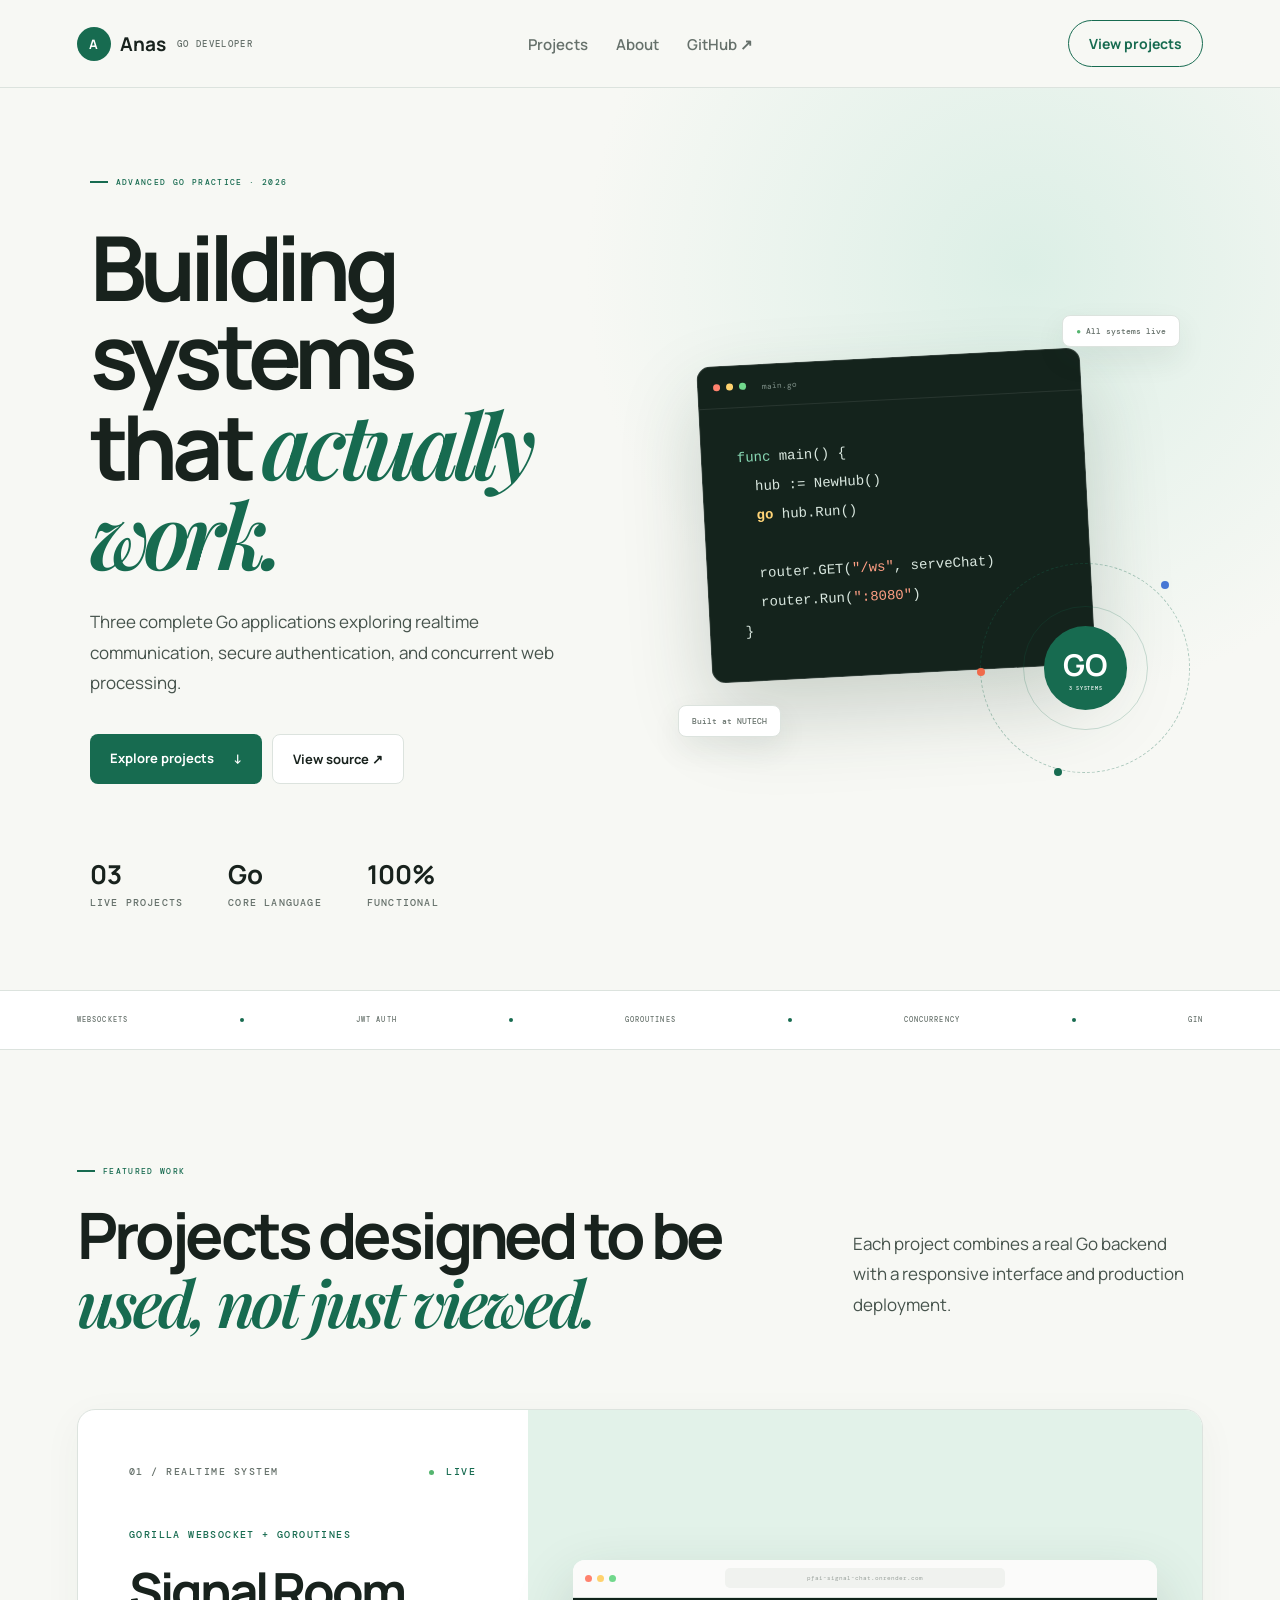
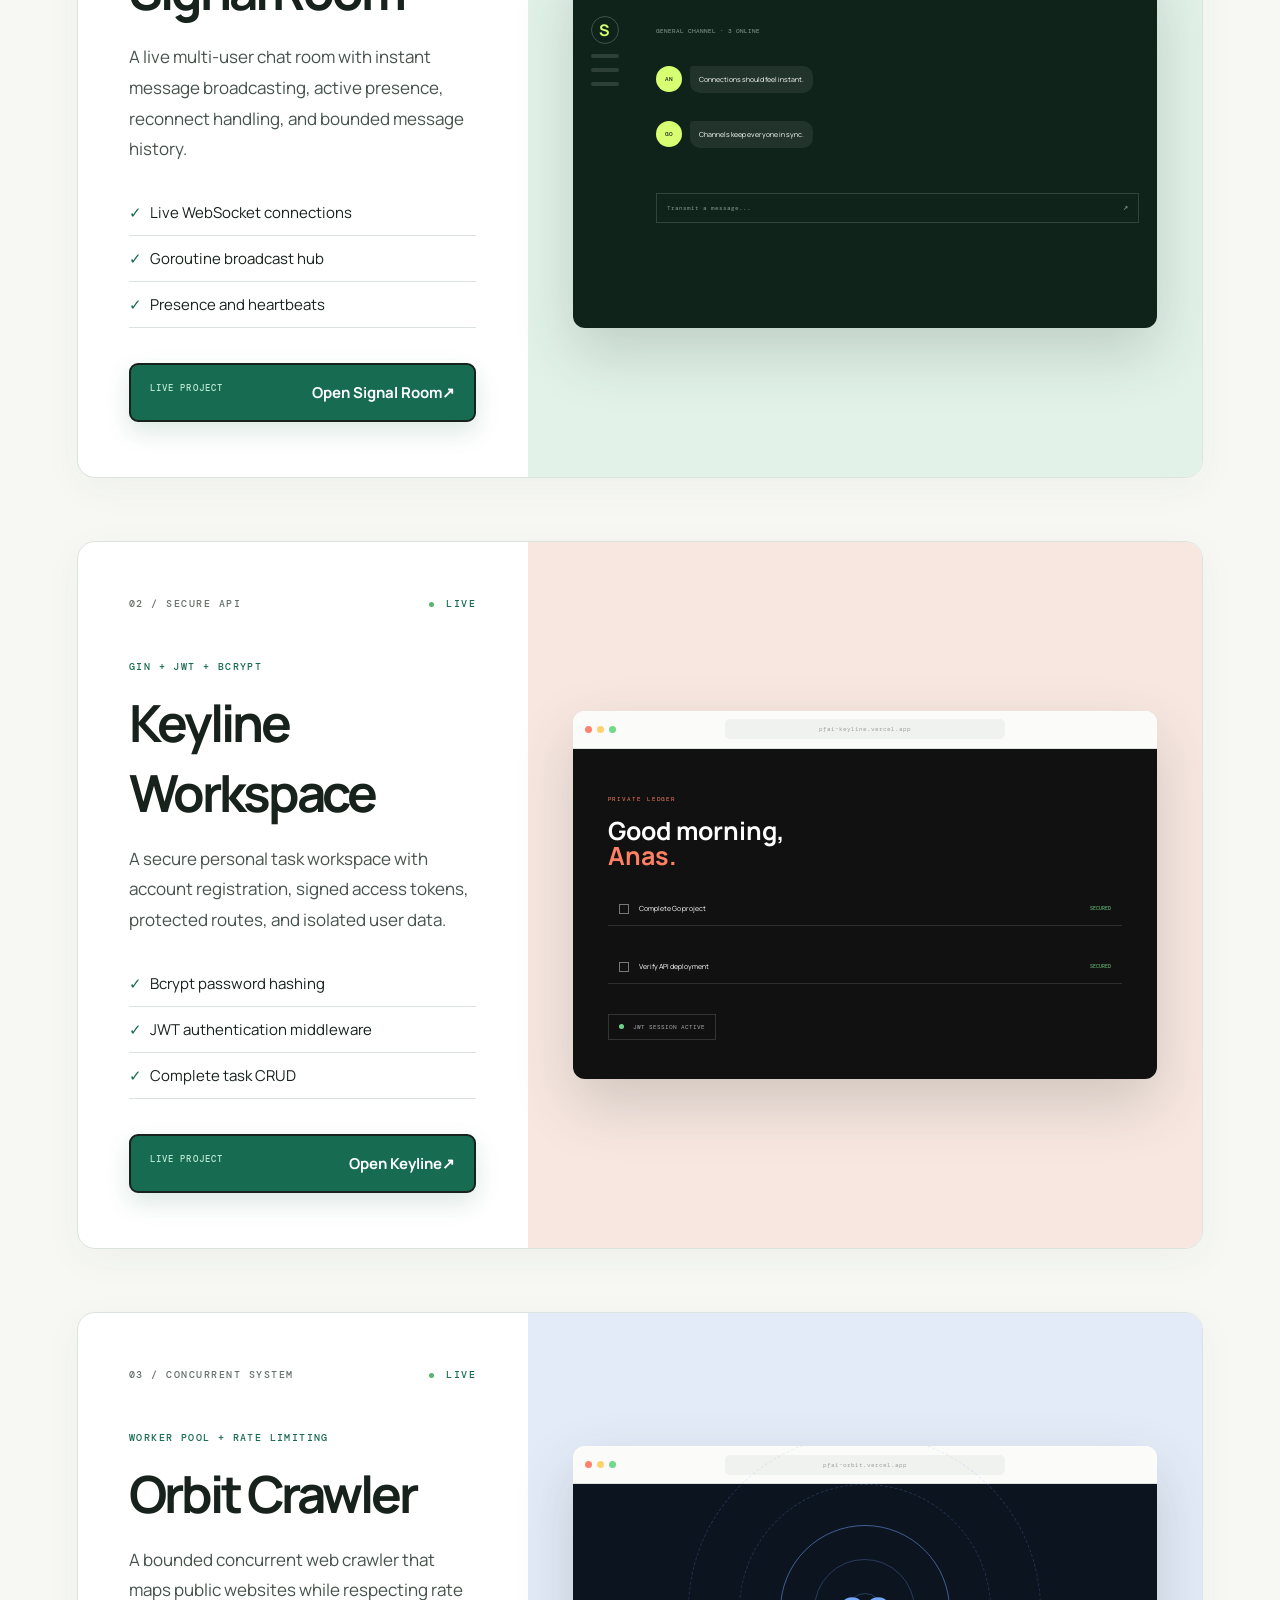
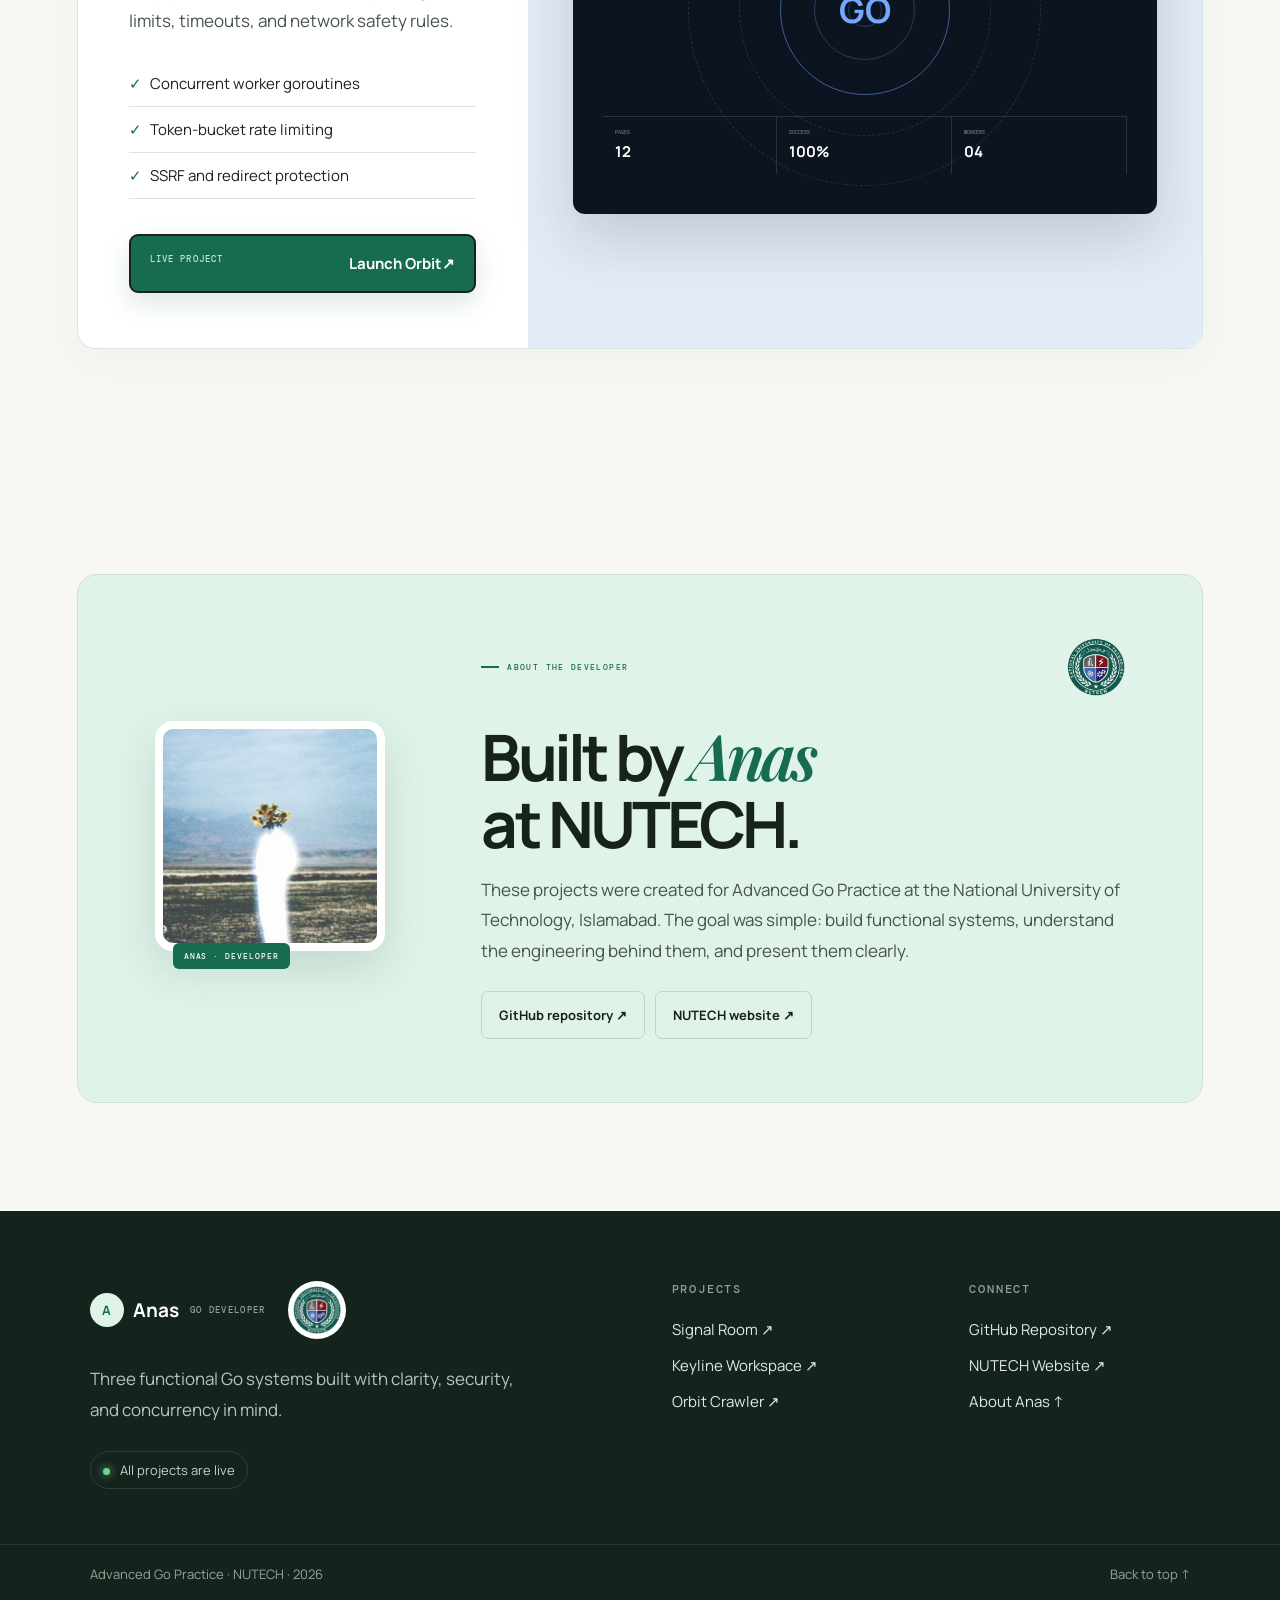
<file: docs/index.html>
<!doctype html>
<html lang="en">
<head>
  <meta charset="UTF-8">
  <meta name="viewport" content="width=device-width, initial-scale=1">
  <meta name="theme-color" content="#f7f8f4">
  <meta name="description" content="Anas presents three functional Advanced Go projects built at NUTECH.">
  <meta property="og:title" content="Anas | Advanced Go Projects">
  <meta property="og:description" content="Realtime chat, secure JWT APIs, and concurrent web crawling built with Go.">
  <title>Anas | Advanced Go Projects</title>
  <link rel="icon" href="favicon.svg" type="image/svg+xml">
  <link rel="preconnect" href="https://fonts.googleapis.com">
  <link rel="preconnect" href="https://fonts.gstatic.com" crossorigin>
  <link href="https://fonts.googleapis.com/css2?family=DM+Mono:wght@400;500&family=Manrope:wght@400;500;600;700&family=Playfair+Display:ital,wght@1,600&display=swap" rel="stylesheet">
  <link rel="stylesheet" href="style.css">
  <link rel="stylesheet" href="polish.css">
</head>
<body>
  <div class="progress"></div>
  <header>
    <a class="brand" href="#top"><span>A</span><strong>Anas</strong><small>GO DEVELOPER</small></a>
    <nav><a href="#projects">Projects</a><a href="#about">About</a><a href="https://github.com/ana-momin/PFAI" target="_blank">GitHub ↗</a></nav>
    <a class="header-cta" href="#projects">View projects</a>
  </header>

  <main id="top">
    <section class="hero">
      <div class="hero-copy reveal">
        <p class="eyebrow"><span></span> ADVANCED GO PRACTICE · 2026</p>
        <h1>Building systems<br>that <em>actually work.</em></h1>
        <p class="hero-text">Three complete Go applications exploring realtime communication, secure authentication, and concurrent web processing.</p>
        <div class="hero-actions"><a class="button primary" href="#projects">Explore projects <span>↓</span></a><a class="button secondary" href="https://github.com/ana-momin/PFAI" target="_blank">View source ↗</a></div>
        <div class="hero-stats"><div><b>03</b><span>Live projects</span></div><div><b>Go</b><span>Core language</span></div><div><b>100%</b><span>Functional</span></div></div>
      </div>
      <div class="hero-visual reveal">
        <div class="code-card">
          <div class="card-bar"><i></i><i></i><i></i><span>main.go</span></div>
          <pre><code><span>func</span> main() {
  hub := NewHub()
  <b>go</b> hub.Run()

  router.GET(<em>"/ws"</em>, serveChat)
  router.Run(<em>":8080"</em>)
}</code></pre>
        </div>
        <div class="orbit"><div>GO<small>3 SYSTEMS</small></div><i></i><i></i><i></i></div>
        <div class="floating-note note-one"><b>●</b> All systems live</div>
        <div class="floating-note note-two">Built at NUTECH</div>
      </div>
    </section>

    <section class="intro-strip">
      <span>WEBSOCKETS</span><i></i><span>JWT AUTH</span><i></i><span>GOROUTINES</span><i></i><span>CONCURRENCY</span><i></i><span>GIN</span>
    </section>

    <section id="projects" class="projects">
      <div class="section-heading reveal"><div><p class="eyebrow"><span></span> FEATURED WORK</p><h2>Projects designed to be<br><em>used, not just viewed.</em></h2></div><p>Each project combines a real Go backend with a responsive interface and production deployment.</p></div>

      <article class="project-card signal reveal">
        <div class="project-content">
          <div class="project-meta"><span>01 / REALTIME SYSTEM</span><b><i></i> LIVE</b></div>
          <p class="project-kicker">GORILLA WEBSOCKET + GOROUTINES</p>
          <h3>Signal Room</h3>
          <p>A live multi-user chat room with instant message broadcasting, active presence, reconnect handling, and bounded message history.</p>
          <ul><li>Live WebSocket connections</li><li>Goroutine broadcast hub</li><li>Presence and heartbeats</li></ul>
          <a class="project-link" data-app="chat" href="https://pfai-signal-chat.onrender.com" target="_blank">Open Signal Room <span>↗</span></a>
        </div>
        <div class="project-preview">
          <div class="browser">
            <div class="browser-bar"><span><i></i><i></i><i></i></span><small>pfai-signal-chat.onrender.com</small></div>
            <div class="signal-ui"><div class="signal-side"><b>S</b><span></span><span></span><span></span></div><div class="signal-chat"><small>GENERAL CHANNEL · 3 ONLINE</small><div><i>AN</i><p>Connections should feel instant.</p></div><div><i>GO</i><p>Channels keep everyone in sync.</p></div><form><span>Transmit a message...</span><b>↗</b></form></div></div>
          </div>
        </div>
      </article>

      <article class="project-card keyline reveal">
        <div class="project-content">
          <div class="project-meta"><span>02 / SECURE API</span><b><i></i> LIVE</b></div>
          <p class="project-kicker">GIN + JWT + BCRYPT</p>
          <h3>Keyline Workspace</h3>
          <p>A secure personal task workspace with account registration, signed access tokens, protected routes, and isolated user data.</p>
          <ul><li>Bcrypt password hashing</li><li>JWT authentication middleware</li><li>Complete task CRUD</li></ul>
          <a class="project-link" data-app="auth" href="https://pfai-keyline.vercel.app" target="_blank">Open Keyline <span>↗</span></a>
        </div>
        <div class="project-preview">
          <div class="browser">
            <div class="browser-bar"><span><i></i><i></i><i></i></span><small>pfai-keyline.vercel.app</small></div>
            <div class="keyline-ui"><div class="keyline-title"><small>PRIVATE LEDGER</small><b>Good morning,<br><em>Anas.</em></b></div><div class="task-row"><i></i><span>Complete Go project</span><b>SECURED</b></div><div class="task-row"><i></i><span>Verify API deployment</span><b>SECURED</b></div><div class="token-pill"><i></i> JWT SESSION ACTIVE</div></div>
          </div>
        </div>
      </article>

      <article class="project-card crawler reveal">
        <div class="project-content">
          <div class="project-meta"><span>03 / CONCURRENT SYSTEM</span><b><i></i> LIVE</b></div>
          <p class="project-kicker">WORKER POOL + RATE LIMITING</p>
          <h3>Orbit Crawler</h3>
          <p>A bounded concurrent web crawler that maps public websites while respecting rate limits, timeouts, and network safety rules.</p>
          <ul><li>Concurrent worker goroutines</li><li>Token-bucket rate limiting</li><li>SSRF and redirect protection</li></ul>
          <a class="project-link" data-app="crawler" href="https://pfai-orbit.vercel.app" target="_blank">Launch Orbit <span>↗</span></a>
        </div>
        <div class="project-preview">
          <div class="browser">
            <div class="browser-bar"><span><i></i><i></i><i></i></span><small>pfai-orbit.vercel.app</small></div>
            <div class="orbit-ui"><div class="radar"><i></i><i></i><b>GO</b></div><div class="metric-row"><span><small>PAGES</small><b>12</b></span><span><small>SUCCESS</small><b>100%</b></span><span><small>WORKERS</small><b>04</b></span></div></div>
          </div>
        </div>
      </article>
    </section>

    <section id="about" class="about">
      <div class="about-card reveal">
        <div class="portrait-wrap"><img src="pfp.jpg" alt="Artistic portrait chosen by Anas"><span>ANAS · DEVELOPER</span></div>
        <div><div class="about-title-row"><p class="eyebrow"><span></span> ABOUT THE DEVELOPER</p><img src="nutech-logo-footer.png" alt="NUTECH university crest"></div><h2>Built by <em>Anas</em><br>at NUTECH.</h2><p>These projects were created for Advanced Go Practice at the National University of Technology, Islamabad. The goal was simple: build functional systems, understand the engineering behind them, and present them clearly.</p><div class="about-links"><a href="https://github.com/ana-momin/PFAI" target="_blank">GitHub repository ↗</a><a href="https://nutech.edu.pk/" target="_blank">NUTECH website ↗</a></div></div>
      </div>
    </section>
  </main>

  <footer>
    <div class="footer-main">
      <div class="footer-intro"><div class="footer-identity"><a class="brand" href="#top"><span>A</span><strong>Anas</strong><small>GO DEVELOPER</small></a><img src="nutech-logo-footer.png" alt="NUTECH university crest"></div><p>Three functional Go systems built with clarity, security, and concurrency in mind.</p><div class="footer-live"><i></i> All projects are live</div></div>
      <div class="footer-column"><b>Projects</b><a data-app="chat" href="https://pfai-signal-chat.onrender.com" target="_blank">Signal Room ↗</a><a data-app="auth" href="https://pfai-keyline.vercel.app" target="_blank">Keyline Workspace ↗</a><a data-app="crawler" href="https://pfai-orbit.vercel.app" target="_blank">Orbit Crawler ↗</a></div>
      <div class="footer-column"><b>Connect</b><a href="https://github.com/ana-momin/PFAI" target="_blank">GitHub Repository ↗</a><a href="https://nutech.edu.pk/" target="_blank">NUTECH Website ↗</a><a href="#about">About Anas ↑</a></div>
    </div>
    <div class="footer-bottom"><span>Advanced Go Practice · NUTECH · 2026</span><a href="#top">Back to top ↑</a></div>
  </footer>
  <script src="app.js"></script>
</body>
</html>
</file>
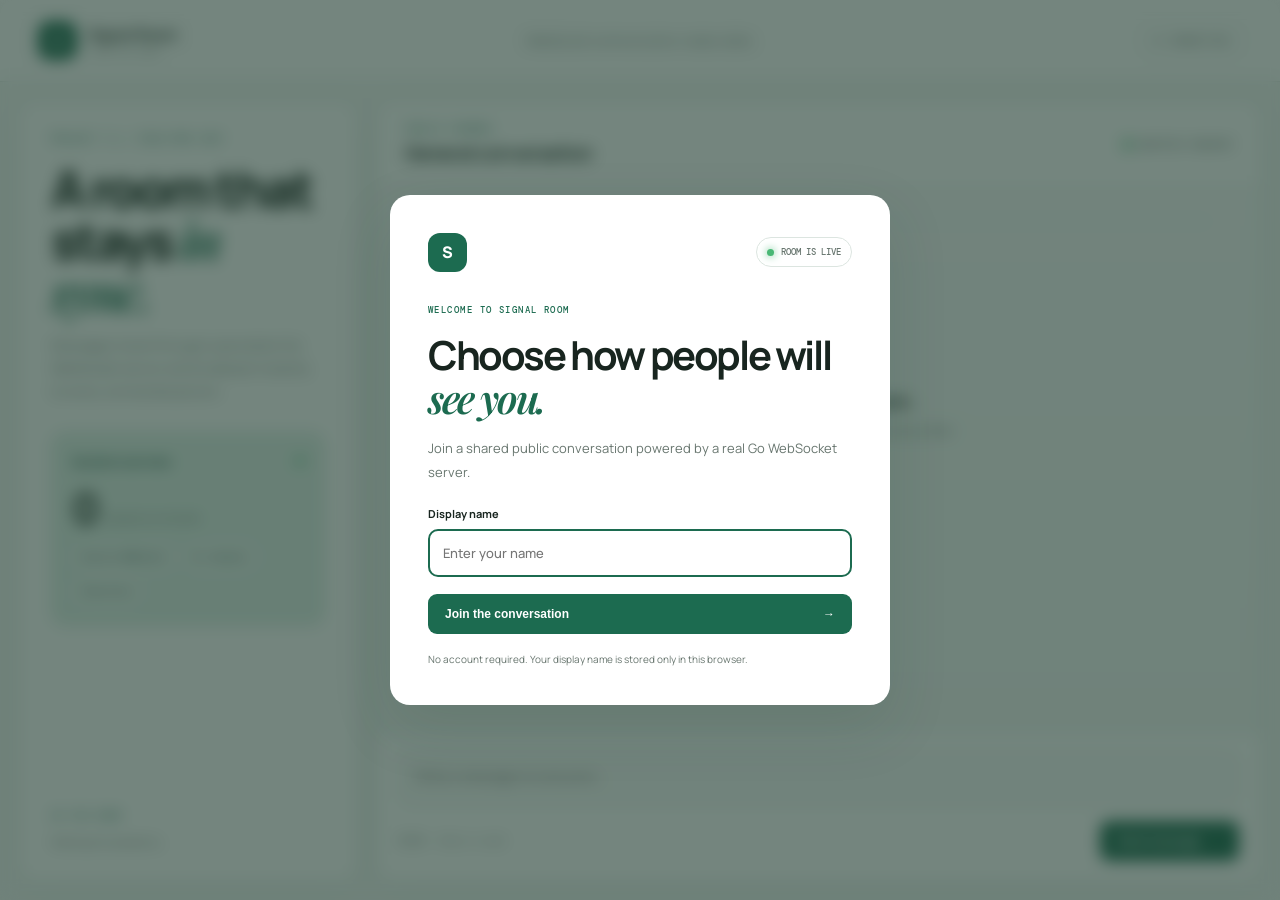
<file: chat/web/index.html>
<!doctype html>
<html lang="en">
<head>
  <meta charset="UTF-8">
  <meta name="viewport" content="width=device-width,initial-scale=1">
  <meta name="theme-color" content="#f4f7f5">
  <meta name="description" content="Signal Room is a live multi-user chat powered by Go, Gorilla WebSocket, and goroutines.">
  <title>Signal Room | Live Go Chat</title>
  <link rel="icon" href="data:image/svg+xml,%3Csvg xmlns='http://www.w3.org/2000/svg' viewBox='0 0 64 64'%3E%3Crect width='64' height='64' rx='18' fill='%231c6b50'/%3E%3Cpath d='M18 39c11 7 24 3 29-12M18 29c8 5 17 3 21-7' fill='none' stroke='white' stroke-width='5' stroke-linecap='round'/%3E%3C/svg%3E">
  <link rel="preconnect" href="https://fonts.googleapis.com">
  <link rel="preconnect" href="https://fonts.gstatic.com" crossorigin>
  <link href="https://fonts.googleapis.com/css2?family=DM+Mono:wght@400;500&family=Manrope:wght@400;500;600;700;800&family=Playfair+Display:ital,wght@1,600&display=swap" rel="stylesheet">
  <link rel="stylesheet" href="style.css">
</head>
<body>
  <header>
    <a class="brand" href="/">
      <span class="mark">S</span>
      <span><strong>Signal Room</strong><small>LIVE GO CHAT</small></span>
    </a>
    <div class="header-note">WebSocket communication, made visible.</div>
    <div class="status"><i></i><span id="status">Connecting</span></div>
  </header>

  <main>
    <aside class="sidebar">
      <div>
        <p class="eyebrow">PROJECT 7.1 / REALTIME CHAT</p>
        <h1>A room that stays <em>in sync.</em></h1>
        <p class="intro">Messages travel through a persistent Go WebSocket server and broadcast instantly to every connected person.</p>
      </div>

      <div class="system-card">
        <div class="system-card-head"><span>System overview</span><i></i></div>
        <div class="metric"><strong id="count">0</strong><span>people connected</span></div>
        <div class="tech-list"><span>Gorilla WebSocket</span><span>Go channels</span><span>Goroutines</span></div>
      </div>

      <div class="presence">
        <p class="eyebrow">IN THE ROOM</p>
        <div id="people" class="people"><span class="empty-person">Waiting for presence...</span></div>
      </div>
    </aside>

    <section class="room">
      <div class="room-head">
        <div><p class="eyebrow">PUBLIC CHANNEL</p><h2>General conversation</h2></div>
        <span class="transport"><i></i> Encrypted transport</span>
      </div>
      <div id="messages" class="messages">
        <div class="welcome-line"><span>Conversation begins here</span></div>
        <div class="empty-state" id="empty-state"><span>01</span><h3>Say hello to the room.</h3><p>Your message will appear here and on every other connected screen.</p></div>
      </div>
      <form id="composer">
        <textarea id="input" rows="1" maxlength="500" placeholder="Write a message to everyone..." required></textarea>
        <div class="compose-actions"><span><b id="char-count">0</b>/500 · Enter to send</span><button aria-label="Send message">Send message <b>↑</b></button></div>
      </form>
    </section>
  </main>

  <dialog id="welcome">
    <form method="dialog">
      <div class="dialog-top"><span class="mark">S</span><span class="live-pill"><i></i> Room is live</span></div>
      <p class="eyebrow">WELCOME TO SIGNAL ROOM</p>
      <h2>Choose how people will <em>see you.</em></h2>
      <p class="dialog-copy">Join a shared public conversation powered by a real Go WebSocket server.</p>
      <label>Display name<input id="name" maxlength="24" autocomplete="name" placeholder="Enter your name" required></label>
      <button id="enter" value="default">Join the conversation <span>→</span></button>
      <small>No account required. Your display name is stored only in this browser.</small>
    </form>
  </dialog>
  <script src="app.js"></script>
</body>
</html>
</file>
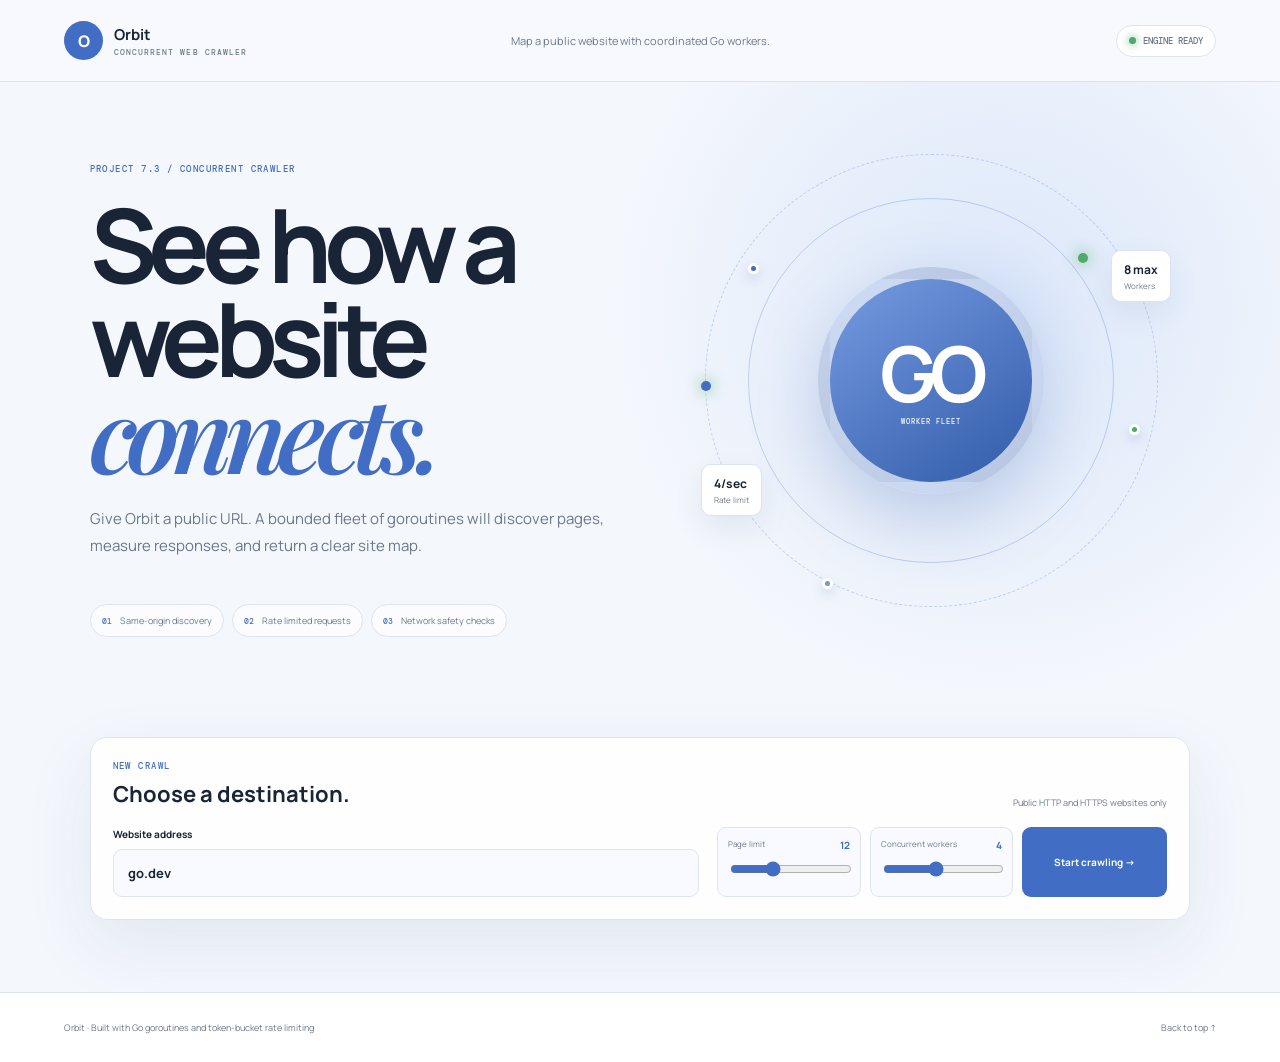
<file: crawler/web/index.html>
<!doctype html>
<html lang="en">
<head>
  <meta charset="UTF-8"><meta name="viewport" content="width=device-width,initial-scale=1"><meta name="theme-color" content="#f4f7fc">
  <meta name="description" content="Orbit maps public websites with a bounded concurrent Go crawler."><title>Orbit | Concurrent Go Crawler</title>
  <link rel="icon" href="data:image/svg+xml,%3Csvg xmlns='http://www.w3.org/2000/svg' viewBox='0 0 64 64'%3E%3Crect width='64' height='64' rx='18' fill='%23416ec4'/%3E%3Ccircle cx='32' cy='32' r='14' fill='none' stroke='white' stroke-width='3'/%3E%3Cellipse cx='32' cy='32' rx='25' ry='9' fill='none' stroke='%23dbe8ff' stroke-width='2' transform='rotate(-25 32 32)'/%3E%3Ccircle cx='50' cy='21' r='4' fill='%238ce0a4'/%3E%3C/svg%3E">
  <link rel="preconnect" href="https://fonts.googleapis.com"><link rel="preconnect" href="https://fonts.gstatic.com" crossorigin>
  <link href="https://fonts.googleapis.com/css2?family=DM+Mono:wght@400;500&family=Manrope:wght@400;500;600;700;800&family=Playfair+Display:ital,wght@1,600&display=swap" rel="stylesheet"><link rel="stylesheet" href="style.css">
</head>
<body id="top">
  <header><a class="brand" href="/"><span>O</span><div><strong>Orbit</strong><small>CONCURRENT WEB CRAWLER</small></div></a><p>Map a public website with coordinated Go workers.</p><div class="ready"><i></i> Engine ready</div></header>
  <main>
    <section class="hero">
      <div class="hero-copy"><p class="label">PROJECT 7.3 / CONCURRENT CRAWLER</p><h1>See how a website <em>connects.</em></h1><p class="copy">Give Orbit a public URL. A bounded fleet of goroutines will discover pages, measure responses, and return a clear site map.</p><div class="principles"><span><i>01</i> Same-origin discovery</span><span><i>02</i> Rate limited requests</span><span><i>03</i> Network safety checks</span></div></div>
      <div class="orbit-visual"><div class="ring ring-one"></div><div class="ring ring-two"></div><div class="core"><strong>GO</strong><span>WORKER FLEET</span></div><span class="node node-one"></span><span class="node node-two"></span><span class="node node-three"></span><div class="visual-note note-one"><b>4/sec</b><span>Rate limit</span></div><div class="visual-note note-two"><b>8 max</b><span>Workers</span></div></div>
      <form id="crawl"><div class="form-title"><div><p class="label">NEW CRAWL</p><h2>Choose a destination.</h2></div><span>Public HTTP and HTTPS websites only</span></div><label class="url">Website address<input id="url" value="go.dev" placeholder="example.com" required></label><div class="controls"><label><span>Page limit <b id="limit-val">12</b></span><input id="limit" type="range" min="3" max="30" value="12"></label><label><span>Concurrent workers <b id="workers-val">4</b></span><input id="workers" type="range" min="1" max="8" value="4"></label><button>Start crawling <span>→</span></button></div></form>
    </section>
    <section id="mission" hidden>
      <div class="mission-head"><div><p class="label">CRAWL REPORT</p><h2 id="target">go.dev</h2></div><div id="state"><i></i><span>Crawling<small>Go workers are exploring the site</small></span></div></div>
      <div class="metrics"><article><span>Pages discovered</span><b id="pages">0</b><small>within your page limit</small></article><article><span>Successful responses</span><b id="success">0%</b><small>HTTP status below 400</small></article><article><span>Average response</span><b id="speed">0ms</b><small>across discovered pages</small></article><article><span>Links mapped</span><b id="links">0</b><small>same-origin references</small></article></div>
      <div class="report-head"><div><h3>Discovered resources</h3><p>Every page returned by the worker fleet.</p></div><span id="report-count">0 pages</span></div><div class="results-head"><span>Status</span><span>Page and URL</span><span>Links</span><span>Response</span></div><div id="results"></div>
    </section>
  </main>
  <footer><span>Orbit · Built with Go goroutines and token-bucket rate limiting</span><a href="#top">Back to top ↑</a></footer><div id="error"></div><script src="app.js"></script>
</body>
</html>
</file>
<file: docs/style.css>
:root{--bg:#f7f8f4;--white:#fff;--ink:#18221d;--muted:#66716b;--green:#176b50;--mint:#dff3e9;--line:#dce3de;--orange:#f06a4b;--blue:#4777d4;--shadow:0 24px 70px #243d3020}*{box-sizing:border-box}html{scroll-behavior:smooth}body{margin:0;background:var(--bg);color:var(--ink);font-family:Manrope,sans-serif}a{color:inherit;text-decoration:none}.progress{position:fixed;z-index:100;left:0;top:0;height:3px;width:0;background:var(--green)}header{position:sticky;z-index:50;top:0;height:74px;padding:0 6vw;display:grid;grid-template-columns:1fr 1fr 1fr;align-items:center;border-bottom:1px solid var(--line);background:#f7f8f4e8;backdrop-filter:blur(16px)}.brand{display:flex;align-items:center;gap:9px;width:max-content}.brand span{width:34px;height:34px;display:grid;place-items:center;border-radius:50%;background:var(--green);color:white;font:700 13px Manrope}.brand strong{font-size:14px}.brand small{padding-left:2px;color:var(--muted);font:500 7px DM Mono;letter-spacing:.15em}nav{text-align:center}nav a{margin:0 14px;color:var(--muted);font-size:11px;font-weight:600}nav a:hover{color:var(--green)}.header-cta{justify-self:end;padding:10px 15px;border:1px solid var(--green);border-radius:99px;color:var(--green);font-size:10px;font-weight:700}.hero{min-height:calc(100vh - 74px);padding:9vh 7vw;display:grid;grid-template-columns:1fr 1fr;gap:6vw;align-items:center;overflow:hidden;background:radial-gradient(circle at 80% 20%,#dcefe6,transparent 35%)}.eyebrow{display:flex;align-items:center;gap:8px;color:var(--green);font:500 8px DM Mono;letter-spacing:.17em}.eyebrow span{width:18px;height:2px;background:var(--green)}h1{margin:4vh 0 3vh;font:700 clamp(55px,7vw,100px)/.98 Manrope;letter-spacing:-.07em}h1 em,.section-heading h2 em,.about h2 em{color:var(--green);font-family:"Playfair Display";font-weight:600}.hero-text{max-width:590px;color:var(--muted);font-size:14px;line-height:1.8}.hero-actions{margin-top:35px;display:flex;gap:10px}.button{padding:13px 17px;border-radius:8px;font-size:11px;font-weight:700}.button span{margin-left:16px}.primary{background:var(--green);color:white}.secondary{border:1px solid var(--line);background:white}.hero-stats{margin-top:8vh;display:flex;gap:45px}.hero-stats div{display:flex;flex-direction:column}.hero-stats b{font-size:22px}.hero-stats span{margin-top:4px;color:var(--muted);font:500 7px DM Mono;letter-spacing:.12em;text-transform:uppercase}.hero-visual{position:relative;min-height:520px}.code-card{position:absolute;z-index:2;left:5%;top:15%;width:75%;overflow:hidden;border:1px solid #ffffff25;border-radius:14px;background:#14231c;color:#d9e7df;box-shadow:0 35px 80px #25433235;transform:rotate(-3deg)}.card-bar{height:42px;padding:0 15px;display:flex;align-items:center;gap:6px;border-bottom:1px solid #ffffff16}.card-bar i,.browser-bar i{width:7px;height:7px;border-radius:50%;background:#ff826e}.card-bar i:nth-child(2),.browser-bar i:nth-child(2){background:#ffd26e}.card-bar i:nth-child(3),.browser-bar i:nth-child(3){background:#71d88c}.card-bar span{margin-left:10px;color:#80928a;font:400 8px DM Mono}.code-card pre{margin:0;padding:35px;font:400 clamp(10px,1.1vw,14px)/2 DM Mono}.code-card code span{color:#89d9b5}.code-card code b{color:#ffd477}.code-card code em{color:#ff9f84;font-style:normal}.orbit{position:absolute;z-index:3;right:0;bottom:5%;width:210px;height:210px;border:1px dashed #176b5055;border-radius:50%;animation:spin 25s linear infinite}.orbit:before{content:"";position:absolute;inset:20%;border:1px solid #176b5035;border-radius:50%}.orbit div{position:absolute;inset:30%;display:grid;place-content:center;border-radius:50%;background:var(--green);color:white;text-align:center;font-size:30px;font-weight:700;animation:spin 25s linear infinite reverse}.orbit small{display:block;font:500 5px DM Mono;letter-spacing:.15em}.orbit i{position:absolute;width:8px;height:8px;border-radius:50%;background:var(--orange)}.orbit i:nth-child(2){left:-4px;top:50%}.orbit i:nth-child(3){right:10%;top:8%;background:var(--blue)}.orbit i:nth-child(4){left:35%;bottom:-4px;background:var(--green)}.floating-note{position:absolute;z-index:4;padding:10px 13px;border:1px solid var(--line);border-radius:8px;background:white;box-shadow:0 12px 30px #243d3015;color:var(--muted);font:500 8px DM Mono}.floating-note b{color:#55b56f}.note-one{right:2%;top:7%}.note-two{left:0;bottom:12%}.intro-strip{min-height:60px;padding:0 6vw;display:flex;justify-content:space-between;align-items:center;border-block:1px solid var(--line);background:white;color:var(--muted);font:500 7px DM Mono;letter-spacing:.16em}.intro-strip i{width:4px;height:4px;border-radius:50%;background:var(--green)}.projects{padding:12vh 6vw}.section-heading{margin-bottom:8vh;display:flex;justify-content:space-between;align-items:end}.section-heading h2,.about h2{margin:25px 0 0;font:700 clamp(38px,5vw,68px)/1.05 Manrope;letter-spacing:-.06em}.section-heading>p{max-width:350px;color:var(--muted);font-size:12px;line-height:1.7}.project-card{margin-bottom:7vh;display:grid;grid-template-columns:.8fr 1.2fr;overflow:hidden;border:1px solid var(--line);border-radius:18px;background:white;box-shadow:0 10px 40px #243d300b;transition:transform .35s,box-shadow .35s}.project-card:hover{transform:translateY(-5px);box-shadow:var(--shadow)}.project-content{padding:55px 4vw}.project-meta{display:flex;justify-content:space-between;color:var(--muted);font:500 7px DM Mono;letter-spacing:.15em}.project-meta b{color:var(--green);font-weight:500}.project-meta i{display:inline-block;width:5px;height:5px;margin-right:5px;border-radius:50%;background:#55b56f}.project-kicker{margin-top:50px;color:var(--green);font:500 7px DM Mono;letter-spacing:.14em}.project-content h3{margin:14px 0;font-size:clamp(34px,4vw,60px);letter-spacing:-.06em}.project-content>p:not(.project-kicker){color:var(--muted);font-size:12px;line-height:1.75}.project-content ul{margin:25px 0 35px;padding:0;list-style:none}.project-content li{padding:8px 0;border-bottom:1px solid var(--line);font-size:10px}.project-content li:before{content:"✓";margin-right:8px;color:var(--green)}.project-link{display:flex;justify-content:space-between;padding:13px 15px;border-radius:7px;background:var(--ink);color:white;font-size:10px;font-weight:700}.project-preview{min-height:520px;padding:45px;display:grid;place-items:center}.signal .project-preview{background:#e2f2e9}.keyline .project-preview{background:#f8e7e1}.crawler .project-preview{background:#e4ebf8}.browser{width:100%;overflow:hidden;border-radius:12px;background:white;box-shadow:0 25px 60px #243d3030;transition:transform .35s}.project-card:hover .browser{transform:scale(1.02)}.browser-bar{height:38px;padding:0 12px;display:grid;grid-template-columns:1fr 2fr 1fr;align-items:center;border-bottom:1px solid var(--line);background:#fbfbfa}.browser-bar span{display:flex;gap:5px}.browser-bar small{padding:6px;border-radius:5px;background:#f0f2ef;color:#9aa29d;text-align:center;font:400 6px DM Mono}.signal-ui{height:330px;padding:18px;display:grid;grid-template-columns:65px 1fr;background:#10231b;color:white}.signal-side{display:flex;flex-direction:column;gap:10px}.signal-side b{width:28px;height:28px;display:grid;place-items:center;border:1px solid #ffffff35;border-radius:50%;color:#d8ff72}.signal-side span{width:28px;height:4px;border-radius:4px;background:#ffffff20}.signal-chat small{font:400 6px DM Mono;color:#90a39a}.signal-chat div{margin:28px 0;display:flex;align-items:center;gap:8px}.signal-chat div i{width:26px;height:26px;display:grid;place-items:center;border-radius:50%;background:#d8ff72;color:#10231b;font:500 6px DM Mono}.signal-chat p{margin:0;padding:9px;border-radius:3px 10px 10px;background:#ffffff12;font-size:7px}.signal-chat form{margin-top:45px;padding:10px;display:flex;justify-content:space-between;border:1px solid #ffffff25;color:#83968d;font:400 6px DM Mono}.keyline-ui{height:330px;padding:35px;background:#111;color:white}.keyline-title small{color:#ff8065;font:400 6px DM Mono;letter-spacing:.15em}.keyline-title b{display:block;margin-top:12px;font-size:25px;line-height:1}.keyline-title em{color:#ff8065;font-style:normal}.task-row{margin-top:25px;padding:11px;display:grid;grid-template-columns:20px 1fr auto;align-items:center;border-bottom:1px solid #ffffff20;font-size:7px}.task-row i{width:10px;height:10px;border:1px solid #777}.task-row b{color:#70d487;font:400 5px DM Mono}.token-pill{width:max-content;margin-top:30px;padding:8px 10px;border:1px solid #ffffff25;color:#aaa;font:400 6px DM Mono}.token-pill i{display:inline-block;width:5px;height:5px;margin-right:5px;border-radius:50%;background:#70d487}.orbit-ui{height:330px;padding:30px;display:grid;place-items:center;background:#0c1420;color:white}.radar{position:relative;width:170px;height:170px;border:1px solid #74a8ff80;border-radius:50%;display:grid;place-items:center}.radar:before,.radar:after{content:"";position:absolute;border:1px solid #74a8ff45;border-radius:50%;inset:20%}.radar:after{inset:40%}.radar i{position:absolute;inset:-25%;border:1px dashed #74a8ff35;border-radius:50%}.radar i:nth-child(2){inset:-55%}.radar b{font-size:35px;color:#74a8ff}.metric-row{width:100%;display:grid;grid-template-columns:repeat(3,1fr);border-top:1px solid #ffffff20}.metric-row span{padding:12px;border-right:1px solid #ffffff20}.metric-row small,.metric-row b{display:block}.metric-row small{color:#8291a9;font:400 5px DM Mono}.metric-row b{margin-top:5px;font-size:15px}.about{padding:6vh 6vw 12vh}.about-card{padding:7vh 6vw;display:grid;grid-template-columns:220px 1fr;gap:6vw;align-items:center;border:1px solid #cfe1d7;border-radius:20px;background:var(--mint)}.about-card img{width:190px}.about-card>div>p:not(.eyebrow){max-width:700px;color:var(--muted);font-size:12px;line-height:1.8}.about-links{margin-top:25px;display:flex;gap:10px}.about-links a{padding:11px 14px;border:1px solid #bdd7c9;border-radius:7px;font-size:9px;font-weight:700}footer{height:85px;padding:0 6vw;display:flex;justify-content:space-between;align-items:center;border-top:1px solid var(--line);background:white;color:var(--muted);font-size:9px}.reveal{opacity:0;transform:translateY(24px);transition:opacity .7s,transform .7s}.reveal.visible{opacity:1;transform:none}@keyframes spin{to{transform:rotate(360deg)}}@media(max-width:850px){header{grid-template-columns:1fr auto;padding:0 20px}.brand small,nav{display:none}.hero{padding:65px 20px;display:block}.hero h1{font-size:14vw}.hero-visual{min-height:400px;margin-top:40px}.code-card{width:88%;left:0}.orbit{width:150px;height:150px;right:-10px}.floating-note{display:none}.hero-stats{gap:25px}.intro-strip span:nth-of-type(even),.intro-strip i:nth-of-type(even){display:none}.projects{padding:80px 14px}.section-heading{display:block}.section-heading>p{margin-top:20px}.project-card{grid-template-columns:1fr}.project-content{padding:35px 25px}.project-kicker{margin-top:35px}.project-preview{min-height:380px;padding:20px}.signal-ui,.keyline-ui,.orbit-ui{height:280px}.about{padding:30px 14px 80px}.about-card{padding:35px 25px;grid-template-columns:1fr}.about-card img{width:120px}.about-links{flex-direction:column}footer{padding:0 20px}footer p{display:none}}@media(prefers-reduced-motion:reduce){*{animation:none!important;scroll-behavior:auto!important}.reveal{opacity:1;transform:none}}
</file>
<file: docs/polish.css>
body {
  overflow-x: hidden;
}

header {
  height: 88px;
}

.brand strong {
  font-size: 19px;
}

.brand small {
  font-size: 9px;
}

nav a {
  font-size: 15px;
}

.header-cta {
  padding: 13px 20px;
  font-size: 14px;
}

.hero-text,
.section-heading > p,
.project-content > p:not(.project-kicker),
.about-card > div > p:not(.eyebrow) {
  color: #46534c;
  font-size: 17px;
  line-height: 1.8;
}

.hero-stats span,
.project-meta,
.project-kicker {
  font-size: 10px;
}

.button {
  padding: 15px 20px;
  font-size: 13px;
}

.hero-stats b {
  font-size: 26px;
}

.project-content li {
  padding: 12px 0;
  font-size: 15px;
}

.project-link {
  position: relative;
  padding: 17px 19px;
  border: 2px solid #18221d;
  border-radius: 9px;
  background: #176b50;
  box-shadow: 0 10px 25px #176b5028;
  font-size: 15px;
  transition: transform .2s, background .2s, box-shadow .2s;
}

.project-link::before {
  content: "LIVE PROJECT";
  margin-right: auto;
  padding-right: 18px;
  color: #bde8d4;
  font: 500 9px "DM Mono";
  letter-spacing: .12em;
}

.project-link:hover {
  transform: translateY(-2px);
  background: #11533d;
  box-shadow: 0 14px 30px #176b5035;
}

.about-card {
  grid-template-columns: 250px 1fr;
}

.portrait-wrap {
  position: relative;
}

.portrait-wrap img {
  width: 230px;
  aspect-ratio: 1;
  object-fit: cover;
  border: 8px solid white;
  border-radius: 18px;
  box-shadow: 0 18px 45px #243d3025;
}

.portrait-wrap span {
  position: absolute;
  left: 18px;
  bottom: -13px;
  padding: 8px 11px;
  border-radius: 6px;
  background: #176b50;
  color: white;
  font: 500 8px "DM Mono";
  letter-spacing: .12em;
}

.about-title-row {
  display: flex;
  justify-content: space-between;
  align-items: center;
}

.about-title-row img {
  width: 58px;
  height: 58px;
  object-fit: contain;
}

.about-links a {
  padding: 14px 17px;
  font-size: 13px;
}

footer {
  height: auto;
  padding: 0;
  display: block;
  background: #14231c;
  color: white;
  border-top: 0;
}

.footer-main {
  padding: 70px 7vw 55px;
  display: grid;
  grid-template-columns: 1.6fr .7fr .7fr;
  gap: 6vw;
}

.footer-intro .brand span {
  background: #dff3e9;
  color: #176b50;
}

.footer-intro .brand small {
  color: #90a29a;
}

.footer-identity {
  display: flex;
  align-items: center;
  gap: 22px;
}

.footer-identity img {
  width: 58px;
  height: 58px;
  padding: 5px;
  object-fit: contain;
  border-radius: 50%;
  background: white;
}

.footer-intro > p {
  max-width: 430px;
  margin: 25px 0;
  color: #b8c4be;
  font-size: 17px;
  line-height: 1.8;
}

.footer-live {
  width: max-content;
  padding: 9px 12px;
  border: 1px solid #ffffff20;
  border-radius: 99px;
  color: #c6d2cc;
  font-size: 13px;
}

.footer-live i {
  display: inline-block;
  width: 7px;
  height: 7px;
  margin-right: 7px;
  border-radius: 50%;
  background: #6bd88b;
  box-shadow: 0 0 10px #6bd88b;
}

.footer-column {
  display: flex;
  flex-direction: column;
  gap: 15px;
}

.footer-column b {
  margin-bottom: 7px;
  color: #8ea198;
  font: 500 12px "DM Mono";
  letter-spacing: .15em;
  text-transform: uppercase;
}

.footer-column a {
  color: #e3e9e6;
  font-size: 15px;
  transition: color .2s, transform .2s;
}

.footer-column a:hover {
  color: #9ce1bd;
  transform: translateX(3px);
}

.footer-bottom {
  padding: 20px 7vw;
  display: flex;
  justify-content: space-between;
  border-top: 1px solid #ffffff16;
  color: #94a59c;
  font-size: 13px;
}

@media (max-width: 850px) {
  header {
    grid-template-columns: 1fr;
  }

  .header-cta {
    display: none;
  }

  .hero h1 {
    font-size: 13vw;
  }

  .hero-copy,
  .hero-text {
    width: 100%;
    max-width: 100%;
    min-width: 0;
    overflow-wrap: anywhere;
  }

  .hero-visual {
    overflow: hidden;
  }

  .about-card {
    grid-template-columns: 1fr;
  }

  .portrait-wrap img {
    width: 160px;
  }

  .about-title-row img {
    width: 48px;
    height: 48px;
  }

  .footer-main {
    padding: 50px 20px 35px;
    grid-template-columns: 1fr;
    gap: 38px;
  }

  .footer-intro > p {
    display: block;
  }

  .footer-intro .brand small {
    display: inline;
  }

  .footer-bottom {
    padding: 18px 20px;
    gap: 16px;
    font-size: 11px;
  }
}
</file>
<file: chat/web/style.css>
:root{--bg:#f4f7f5;--paper:#fff;--ink:#18251f;--muted:#68766f;--green:#1c6b50;--green-dark:#114b38;--mint:#e1f1e9;--line:#dce5e0;--shadow:0 22px 60px #214b3820}*{box-sizing:border-box}body{margin:0;background:var(--bg);color:var(--ink);font-family:Manrope,sans-serif;overflow:hidden}a{color:inherit;text-decoration:none}header{height:82px;padding:0 3vw;display:grid;grid-template-columns:1fr 1fr 1fr;align-items:center;border-bottom:1px solid var(--line);background:#ffffffd9;backdrop-filter:blur(18px)}.brand{display:flex;align-items:center;gap:11px;width:max-content}.mark{width:39px;height:39px;display:grid;place-items:center;border-radius:12px;background:var(--green);color:white;font-weight:800}.brand strong{display:block;font-size:15px}.brand small{display:block;margin-top:2px;color:var(--muted);font:500 8px DM Mono;letter-spacing:.15em}.header-note{text-align:center;color:var(--muted);font-size:12px}.status{justify-self:end;padding:9px 12px;display:flex;align-items:center;gap:8px;border:1px solid var(--line);border-radius:99px;background:white;color:var(--muted);font:500 10px DM Mono;text-transform:uppercase}.status i,.transport i,.live-pill i{width:7px;height:7px;border-radius:50%;background:#a8b2ad}.status.live i,.transport i,.live-pill i{background:#49b875;box-shadow:0 0 9px #49b875}.status.live{color:var(--green)}main{height:calc(100vh - 82px);padding:18px;display:grid;grid-template-columns:minmax(280px,340px) 1fr;gap:18px}.sidebar,.room{min-height:0;border:1px solid var(--line);border-radius:18px;background:var(--paper);box-shadow:0 10px 40px #214b3809}.sidebar{padding:32px;display:flex;flex-direction:column;gap:28px;overflow-y:auto}.eyebrow{margin:0;color:var(--green);font:500 9px DM Mono;letter-spacing:.16em;text-transform:uppercase}.sidebar h1{margin:18px 0 15px;font:800 clamp(34px,4vw,52px)/1 Manrope;letter-spacing:-.06em}.sidebar h1 em,dialog h2 em{color:var(--green);font-family:"Playfair Display";font-weight:600}.intro,.dialog-copy{margin:0;color:var(--muted);font-size:13px;line-height:1.8}.system-card{padding:20px;border:1px solid #c9e2d5;border-radius:14px;background:var(--mint)}.system-card-head{display:flex;justify-content:space-between;align-items:center;color:var(--green-dark);font-size:12px;font-weight:700}.system-card-head i{width:8px;height:8px;border-radius:50%;background:#49b875}.metric{margin:22px 0 18px;display:flex;align-items:end;gap:9px}.metric strong{font-size:42px;line-height:.8;letter-spacing:-.06em}.metric span{color:var(--muted);font-size:11px}.tech-list{display:flex;flex-wrap:wrap;gap:6px}.tech-list span,.person{padding:7px 9px;border:1px solid #c8ddd2;border-radius:99px;background:#ffffffa8;color:var(--green-dark);font:500 9px DM Mono}.presence{margin-top:auto}.people{margin-top:12px;display:flex;flex-wrap:wrap;gap:7px}.person:before{content:"";display:inline-block;width:6px;height:6px;margin-right:6px;border-radius:50%;background:#49b875}.empty-person{color:var(--muted);font-size:11px}.room{display:flex;flex-direction:column;overflow:hidden}.room-head{min-height:88px;padding:0 28px;display:flex;justify-content:space-between;align-items:center;border-bottom:1px solid var(--line)}.room-head h2{margin:5px 0 0;font-size:19px;letter-spacing:-.03em}.transport,.live-pill{display:flex;align-items:center;gap:7px;color:var(--muted);font:500 9px DM Mono;text-transform:uppercase}.messages{position:relative;flex:1;min-height:0;padding:26px clamp(18px,4vw,60px);overflow-y:auto;scrollbar-width:thin;scrollbar-color:#b9ccc2 transparent;background:linear-gradient(#f9fbfa,#f4f8f6)}.welcome-line{display:flex;align-items:center;gap:15px;color:#8b9992;font:500 9px DM Mono;text-transform:uppercase}.welcome-line:before,.welcome-line:after{content:"";height:1px;flex:1;background:var(--line)}.empty-state{max-width:310px;margin:12vh auto;text-align:center;color:var(--muted)}.empty-state span{width:38px;height:38px;margin:auto;display:grid;place-items:center;border:1px solid var(--line);border-radius:50%;background:white;color:var(--green);font:500 10px DM Mono}.empty-state h3{margin:16px 0 8px;color:var(--ink);font-size:18px}.empty-state p{margin:0;font-size:12px;line-height:1.7}.message{max-width:760px;margin:24px 0;display:grid;grid-template-columns:42px 1fr;gap:12px;animation:up .25s ease}.message.mine{margin-left:auto;grid-template-columns:1fr 42px}.message.mine .avatar{grid-column:2}.message.mine>div:last-child{grid-row:1;grid-column:1;text-align:right}.avatar{width:42px;height:42px;display:grid;place-items:center;border-radius:13px;background:var(--mint);color:var(--green-dark);font-size:11px;font-weight:800;text-transform:uppercase}.mine .avatar{background:var(--green);color:white}.meta{display:flex;align-items:center;gap:8px;font-size:11px;font-weight:700}.mine .meta{justify-content:flex-end}.meta time{color:#89968f;font:400 9px DM Mono}.bubble{display:inline-block;max-width:min(620px,68vw);margin-top:6px;padding:11px 14px;border:1px solid var(--line);border-radius:4px 14px 14px;background:white;color:#34443c;font-size:13px;line-height:1.55;box-shadow:0 6px 18px #214b3808}.mine .bubble{border-color:var(--green);border-radius:14px 4px 14px 14px;background:var(--green);color:white}.system{margin:16px;text-align:center;color:#89968f;font:500 9px DM Mono;text-transform:uppercase}.system:before{content:"•";margin-right:7px;color:#49b875}#composer{margin:0;padding:18px 22px 20px;border-top:1px solid var(--line);background:white}textarea{width:100%;min-height:55px;max-height:130px;padding:15px;border:1px solid var(--line);border-radius:12px;outline-color:var(--green);resize:none;background:#f8faf9;color:var(--ink);font:500 13px Manrope}.compose-actions{margin-top:10px;display:flex;justify-content:space-between;align-items:center}.compose-actions>span{color:#89968f;font:500 9px DM Mono}.compose-actions button,dialog button{padding:13px 17px;border:0;border-radius:9px;background:var(--green);color:white;cursor:pointer;font-size:12px;font-weight:700}.compose-actions button b{margin-left:12px}dialog{padding:0;border:0;border-radius:20px;background:white;color:var(--ink);box-shadow:var(--shadow)}dialog::backdrop{background:#18342999;backdrop-filter:blur(8px)}dialog form{width:min(500px,92vw);padding:38px;display:flex;flex-direction:column;gap:17px}.dialog-top{display:flex;justify-content:space-between;align-items:center}.live-pill{padding:8px 10px;border:1px solid var(--line);border-radius:99px}.dialog-top+.eyebrow{margin-top:15px}dialog h2{margin:0;font-size:40px;line-height:1.08;letter-spacing:-.06em}dialog label{margin-top:5px;color:var(--ink);font-size:11px;font-weight:700}dialog input{width:100%;margin-top:8px;padding:14px;border:1px solid var(--line);border-radius:9px;outline-color:var(--green);font:500 13px Manrope}dialog button{display:flex;justify-content:space-between}dialog small{color:var(--muted);font-size:10px;line-height:1.6}@keyframes up{from{opacity:0;transform:translateY(7px)}}@media(max-width:850px){body{overflow:auto}header{height:70px;padding:0 15px;grid-template-columns:1fr auto}.header-note{display:none}.brand small{display:none}main{height:calc(100dvh - 70px);padding:8px;display:block}.sidebar{display:none}.room{height:100%}.room-head{min-height:72px;padding:0 16px}.transport{display:none}.messages{padding:18px 12px}.message{grid-template-columns:36px 1fr;margin:19px 0}.message.mine{grid-template-columns:1fr 36px}.avatar{width:36px;height:36px;border-radius:10px}.bubble{max-width:72vw;font-size:12px}#composer{padding:12px}.compose-actions>span{display:none}.compose-actions{justify-content:flex-end}dialog form{padding:28px}dialog h2{font-size:34px}}
</file>
<file: crawler/web/style.css>
:root{--bg:#f4f7fc;--paper:#fff;--ink:#192536;--muted:#6c788a;--blue:#416ec4;--blue-dark:#274d95;--pale:#e5edfb;--line:#dce4ef;--green:#4ea96a;--red:#d75b58;--shadow:0 25px 70px #294c8417}*{box-sizing:border-box}html{scroll-behavior:smooth}body{margin:0;background:var(--bg);color:var(--ink);font-family:Manrope,sans-serif}a{color:inherit;text-decoration:none}button,input{font:inherit}button{cursor:pointer}header{height:82px;padding:0 5vw;display:grid;grid-template-columns:1fr 1fr 1fr;align-items:center;border-bottom:1px solid var(--line);background:#f8faffdf;backdrop-filter:blur(18px)}.brand{display:flex;align-items:center;gap:11px;width:max-content}.brand>span{width:39px;height:39px;display:grid;place-items:center;border-radius:50%;background:var(--blue);color:white;font-weight:800}.brand strong{display:block;font-size:15px}.brand small{display:block;margin-top:2px;color:var(--muted);font:500 8px DM Mono;letter-spacing:.13em}header>p{text-align:center;color:var(--muted);font-size:11px}.ready{justify-self:end;padding:9px 12px;display:flex;align-items:center;gap:7px;border:1px solid var(--line);border-radius:99px;background:white;color:var(--muted);font:500 9px DM Mono;text-transform:uppercase}.ready i,#state i{width:7px;height:7px;border-radius:50%;background:var(--green);box-shadow:0 0 8px #4ea96a}.hero{position:relative;min-height:calc(100vh - 82px);padding:9vh 7vw 8vh;display:grid;grid-template-columns:1fr 1fr;gap:5vw;align-items:start;overflow:hidden;background:radial-gradient(circle at 78% 25%,#dbe7fa,transparent 32%)}.hero-copy{position:relative;z-index:2}.label{margin:0;color:var(--blue);font:500 9px DM Mono;letter-spacing:.16em;text-transform:uppercase}.hero h1{max-width:720px;margin:22px 0;font-size:clamp(58px,8vw,110px);line-height:.92;letter-spacing:-.08em}.hero h1 em{color:var(--blue);font-family:"Playfair Display";font-weight:600}.copy{max-width:560px;margin:0;color:var(--muted);font-size:15px;line-height:1.8}.principles{margin-top:5vh;display:flex;flex-wrap:wrap;gap:8px}.principles span{padding:9px 11px;border:1px solid var(--line);border-radius:99px;background:#ffffffb5;color:var(--muted);font-size:9px}.principles i{margin-right:6px;color:var(--blue);font:500 8px DM Mono}.orbit-visual{position:relative;z-index:2;width:min(34vw,480px);aspect-ratio:1;margin:0 auto}.ring{position:absolute;border:1px solid #416ec445;border-radius:50%;animation:spin 24s linear infinite}.ring-one{inset:8%}.ring-two{inset:-2%;border-style:dashed;animation-direction:reverse;animation-duration:36s}.ring:after{content:"";position:absolute;width:10px;height:10px;border-radius:50%;background:var(--green);box-shadow:0 0 15px #4ea96a}.ring-one:after{right:7%;top:15%}.ring-two:after{left:-5px;top:50%;background:var(--blue)}.core{position:absolute;inset:24%;display:grid;place-content:center;border:12px solid #ffffffa6;border-radius:50%;background:linear-gradient(145deg,#769be1,#315ba9);box-shadow:0 25px 70px #315ba940;color:white;text-align:center}.core strong{font-size:clamp(48px,6vw,78px);line-height:1;letter-spacing:-.08em}.core span{margin-top:5px;font:500 7px DM Mono;letter-spacing:.14em}.node{position:absolute;width:11px;height:11px;border:3px solid white;border-radius:50%;background:var(--blue);box-shadow:0 5px 12px #294c8430}.node-one{left:8%;top:23%}.node-two{right:2%;top:60%;background:var(--green)}.node-three{left:25%;bottom:2%;background:#7d95bd}.visual-note{position:absolute;padding:10px 12px;border:1px solid var(--line);border-radius:10px;background:white;box-shadow:0 12px 30px #294c8415}.visual-note b,.visual-note span{display:block}.visual-note b{font-size:12px}.visual-note span{margin-top:2px;color:var(--muted);font-size:8px}.note-one{left:-3%;bottom:19%}.note-two{right:-5%;top:20%}#crawl{position:relative;z-index:4;grid-column:1/-1;margin-top:4vh;padding:22px;display:grid;grid-template-columns:1.3fr 1fr;gap:18px;border:1px solid var(--line);border-radius:17px;background:#ffffffd9;box-shadow:var(--shadow);backdrop-filter:blur(18px)}.form-title{grid-column:1/-1;display:flex;justify-content:space-between;align-items:end}.form-title h2{margin:7px 0 0;font-size:22px}.form-title>span{color:var(--muted);font-size:9px}.url{color:var(--ink);font-size:10px;font-weight:700}.url input{width:100%;margin-top:8px;padding:14px;border:1px solid var(--line);border-radius:9px;outline-color:var(--blue);background:#f8faff;color:var(--ink);font-size:13px}.controls{display:grid;grid-template-columns:1fr 1fr 145px;gap:9px}.controls label{padding:10px;border:1px solid var(--line);border-radius:9px;background:#f8faff;color:var(--muted);font-size:8px}.controls label span{display:flex;justify-content:space-between}.controls label b{color:var(--blue);font-size:10px}.controls input{width:100%;margin-top:9px;accent-color:var(--blue)}.controls button{padding:12px;border:0;border-radius:9px;background:var(--blue);color:white;font-size:10px;font-weight:700}.controls button:hover{background:var(--blue-dark)}.controls button:disabled{opacity:.65;cursor:wait}#mission{padding:9vh 7vw 12vh}.mission-head{padding-bottom:22px;display:flex;justify-content:space-between;align-items:end;border-bottom:1px solid var(--line)}.mission-head h2{max-width:65vw;margin:10px 0 0;overflow:hidden;font-size:clamp(36px,5vw,62px);line-height:1;letter-spacing:-.06em;text-overflow:ellipsis;white-space:nowrap}#state{padding:12px 14px;display:flex;align-items:center;gap:9px;border:1px solid #cfe2d6;border-radius:10px;background:#eff8f2;color:#2d6843;font-size:10px;font-weight:700}#state small{display:block;margin-top:3px;color:#6c8b77;font-size:8px;font-weight:500}.metrics{margin:24px 0 6vh;display:grid;grid-template-columns:repeat(4,1fr);gap:10px}.metrics article{padding:20px;border:1px solid var(--line);border-radius:12px;background:white}.metrics span,.metrics small{display:block;color:var(--muted);font-size:9px}.metrics b{display:block;margin:10px 0 6px;font-size:31px;letter-spacing:-.05em}.report-head{padding-bottom:16px;display:flex;justify-content:space-between;align-items:end;border-bottom:1px solid var(--line)}.report-head h3{margin:0;font-size:22px}.report-head p{margin:5px 0 0;color:var(--muted);font-size:10px}.report-head>span{padding:7px 10px;border-radius:99px;background:var(--pale);color:var(--blue-dark);font-size:9px;font-weight:700}.results-head,.result{display:grid;grid-template-columns:90px 1fr 90px 100px;gap:10px;align-items:center}.results-head{padding:13px 12px;border-bottom:1px solid var(--line);color:var(--muted);font:500 8px DM Mono;text-transform:uppercase}.result{padding:15px 12px;border-bottom:1px solid var(--line);font-size:10px;animation:in .25s ease}.result:hover{background:white}.result .code{width:max-content;padding:6px 8px;border-radius:6px;background:#e6f5eb;color:#318252;font-weight:700}.result.bad .code{background:#fae8e7;color:var(--red)}.resource{min-width:0}.resource b,.resource small{display:block;overflow:hidden;text-overflow:ellipsis;white-space:nowrap}.resource b{font-size:11px}.resource small{margin-top:4px;color:var(--muted);font:400 8px DM Mono}.result>span:last-child{color:var(--blue);font-weight:700}.empty{padding:60px;text-align:center;color:var(--muted);font-size:11px}footer{min-height:70px;padding:0 5vw;display:flex;justify-content:space-between;align-items:center;border-top:1px solid var(--line);background:white;color:var(--muted);font-size:9px}#error{position:fixed;z-index:10;right:24px;bottom:24px;max-width:360px;padding:13px 17px;display:none;border-radius:9px;background:var(--red);color:white;font-size:10px;box-shadow:var(--shadow)}@keyframes spin{to{transform:rotate(360deg)}}@keyframes in{from{opacity:0;transform:translateY(5px)}}@media(max-width:900px){header{height:70px;padding:0 16px;grid-template-columns:1fr auto}header>p,.brand small{display:none}.ready{font-size:0}.ready i{margin:0}.hero{min-height:auto;padding:55px 18px;display:block}.hero h1{font-size:15vw}.orbit-visual{width:310px;max-width:90vw;margin:55px auto}.note-two{right:0}.note-one{left:0}#crawl{margin-top:40px;padding:16px;display:block}.form-title>span{display:none}.url{display:block;margin-top:18px}.controls{margin-top:10px;grid-template-columns:1fr 1fr}.controls button{grid-column:1/-1;padding:14px}#mission{padding:60px 15px}.mission-head{display:block}.mission-head h2{max-width:100%;white-space:normal;overflow-wrap:anywhere}.mission-head #state{width:max-content;margin-top:20px}.metrics{grid-template-columns:1fr 1fr}.metrics article{padding:15px}.results-head{display:none}.result{grid-template-columns:60px 1fr 50px;padding:14px 5px}.result>span:last-child{display:none}.report-head>span{display:none}footer{padding:20px;gap:20px;font-size:8px}}
</file>
